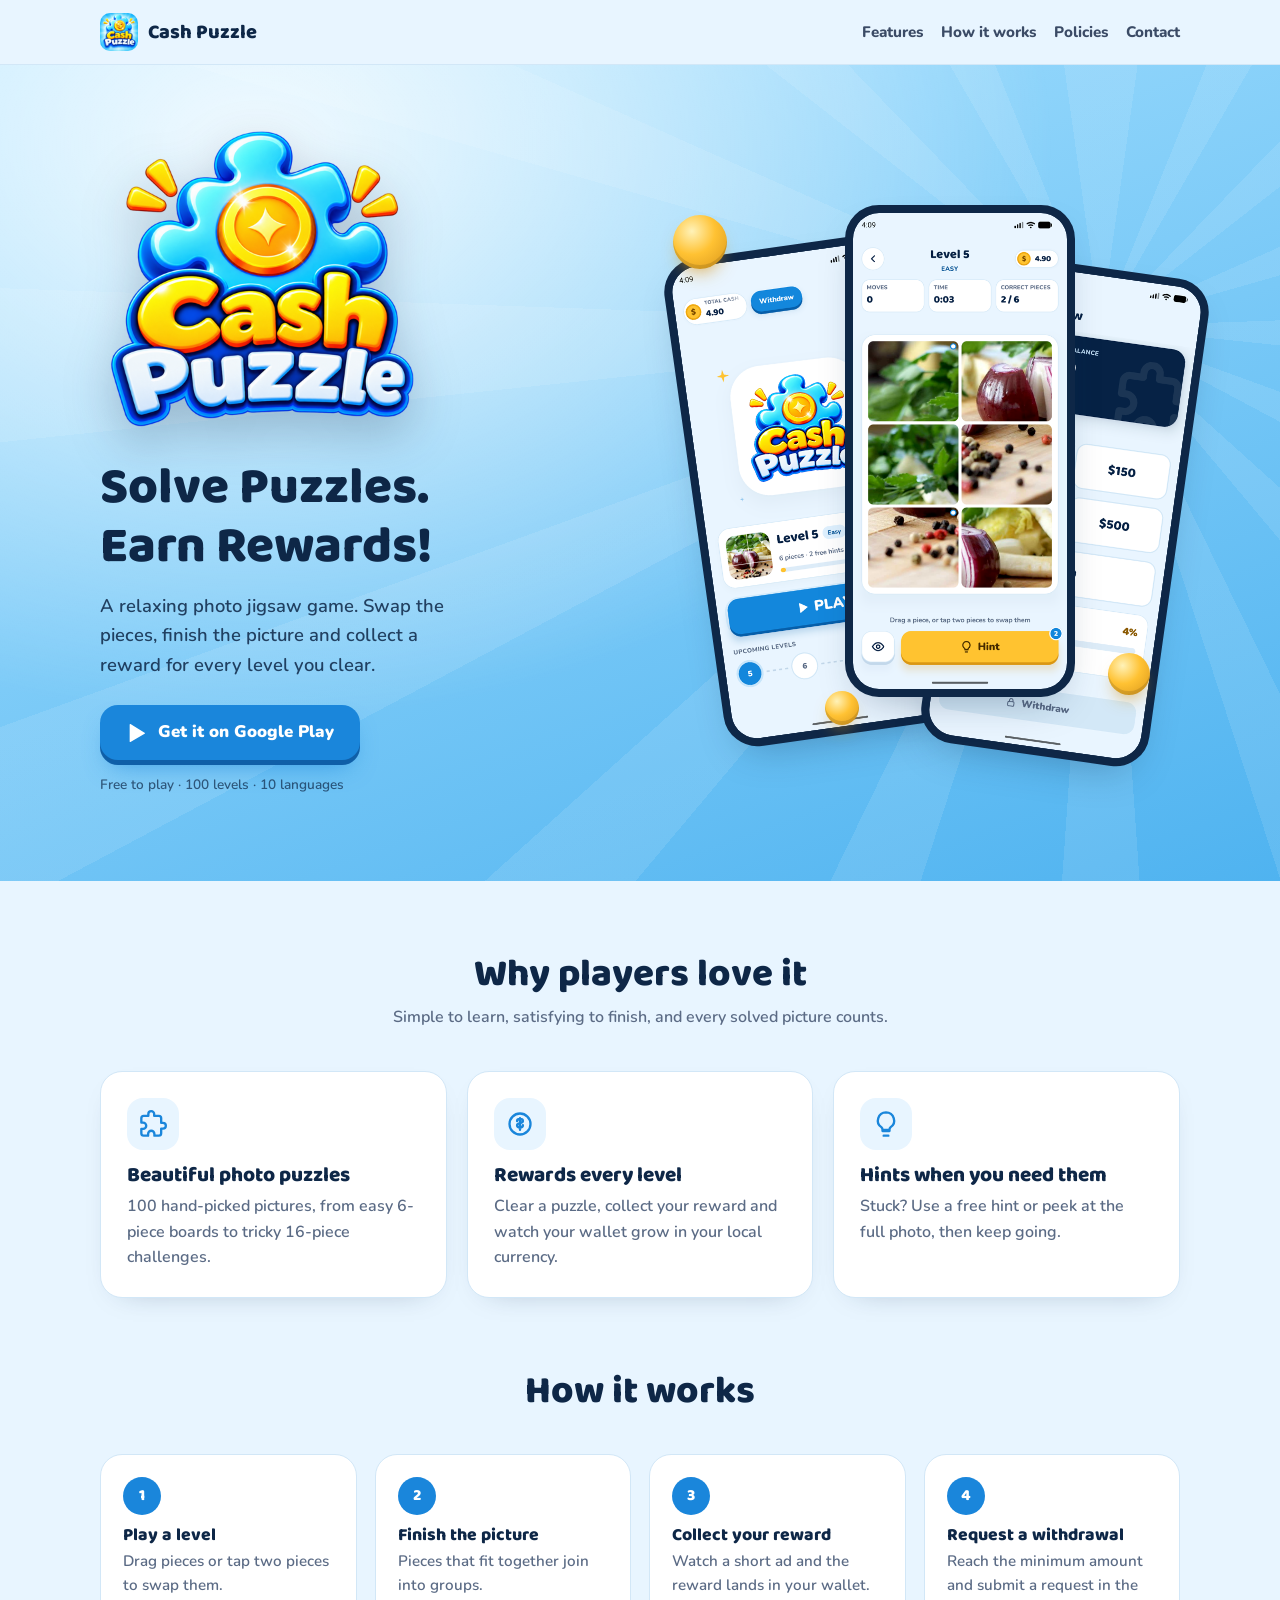
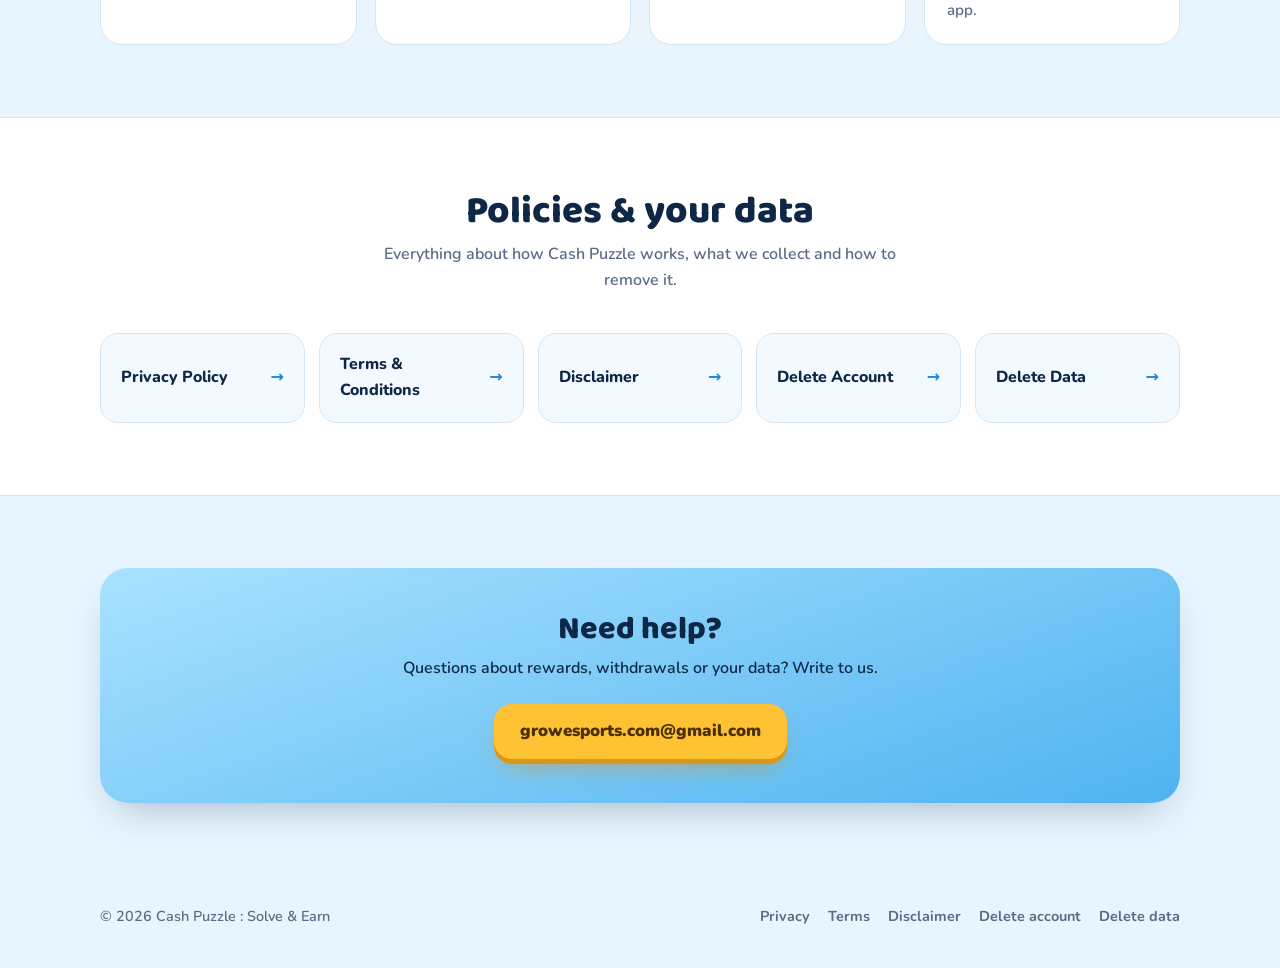
<file: index.html>
<!doctype html>
<html lang="en">
<head>
  <meta charset="utf-8">
  <meta name="viewport" content="width=device-width, initial-scale=1">
  <title>Cash Puzzle : Solve &amp; Earn</title>
  <meta name="description" content="Cash Puzzle is a relaxing photo jigsaw puzzle game. Solve picture puzzles, collect rewards and redeem them.">
  <meta name="theme-color" content="#a9e2ff">
  <link rel="icon" type="image/png" href="assets/favicon.png">
  <link rel="apple-touch-icon" href="assets/icon-192.png">
  <meta property="og:title" content="Cash Puzzle : Solve & Earn">
  <meta property="og:description" content="Solve photo jigsaw puzzles and collect rewards.">
  <meta property="og:image" content="assets/icon-192.png">
  <link rel="preconnect" href="https://fonts.googleapis.com">
  <link rel="preconnect" href="https://fonts.gstatic.com" crossorigin>
  <link href="https://fonts.googleapis.com/css2?family=Baloo+2:wght@700;800&family=Nunito:wght@600;700;800;900&display=swap" rel="stylesheet">
  <link rel="stylesheet" href="style.css">
</head>
<body>

<header class="topbar">
  <div class="wrap">
    <a class="brand" href="./"><img src="assets/icon-192.png" alt=""><span>Cash Puzzle</span></a>
    <nav>
      <a href="#features">Features</a>
      <a href="#how">How it works</a>
      <a href="#legal">Policies</a>
      <a href="#contact">Contact</a>
    </nav>
  </div>
</header>

<main>
  <section class="hero">
    <div class="wrap">
      <div>
        <img class="hero-logo" src="assets/logo.png" alt="Cash Puzzle logo">
        <h1>Solve Puzzles.<br>Earn Rewards!</h1>
        <p class="lead">A relaxing photo jigsaw game. Swap the pieces, finish the picture and collect a reward for every level you clear.</p>
        <div class="hero-cta">
          <a class="btn" href="https://play.google.com/store/apps/details?id=com.cashpuzzle.solveearn">
            <svg viewBox="0 0 24 24" fill="currentColor" aria-hidden="true"><path d="M4 2.8v18.4c0 .5.5.8.9.6l15.4-8.9a.7.7 0 0 0 0-1.2L4.9 2.2c-.4-.2-.9.1-.9.6z"/></svg>
            Get it on Google Play
          </a>
        </div>
        <p class="hero-note">Free to play · 100 levels · 10 languages</p>
      </div>

      <div class="phones" aria-hidden="true">
        <span class="coin c1"></span><span class="coin c2"></span><span class="coin c3"></span>
        <div class="phone p1"><img src="assets/shot-home.png" alt=""></div>
        <div class="phone p2"><img src="assets/shot-game.png" alt=""></div>
        <div class="phone p3"><img src="assets/shot-withdraw.png" alt=""></div>
      </div>
    </div>
  </section>

  <section id="features">
    <div class="wrap">
      <div class="section-title">
        <h2>Why players love it</h2>
        <p>Simple to learn, satisfying to finish, and every solved picture counts.</p>
      </div>
      <div class="cards">
        <div class="card">
          <div class="ic"><svg viewBox="0 0 24 24" fill="none" stroke="currentColor" stroke-width="2" stroke-linejoin="round"><path d="M20.5 11H19V7a2 2 0 0 0-2-2h-4V3.5a2.5 2.5 0 0 0-5 0V5H4a2 2 0 0 0-2 2v3.8h1.5a2.7 2.7 0 0 1 0 5.4H2V20a2 2 0 0 0 2 2h3.8v-1.5a2.7 2.7 0 0 1 5.4 0V22H17a2 2 0 0 0 2-2v-4h1.5a2.5 2.5 0 0 0 0-5z"/></svg></div>
          <h3>Beautiful photo puzzles</h3>
          <p>100 hand-picked pictures, from easy 6-piece boards to tricky 16-piece challenges.</p>
        </div>
        <div class="card">
          <div class="ic"><svg viewBox="0 0 24 24" fill="none" stroke="currentColor" stroke-width="2" stroke-linecap="round"><circle cx="12" cy="12" r="9"/><path d="M12 7v10M9.5 9.5c0-1 1-1.8 2.5-1.8s2.5.7 2.5 1.8-1 1.5-2.5 1.8-2.5.8-2.5 1.8 1 1.9 2.5 1.9 2.5-.8 2.5-1.9"/></svg></div>
          <h3>Rewards every level</h3>
          <p>Clear a puzzle, collect your reward and watch your wallet grow in your local currency.</p>
        </div>
        <div class="card">
          <div class="ic"><svg viewBox="0 0 24 24" fill="none" stroke="currentColor" stroke-width="2" stroke-linecap="round"><path d="M9 18h6M10 22h4M12 2a7 7 0 0 0-4 12.7c.6.5 1 1.3 1 2.1V17h6v-.2c0-.8.4-1.6 1-2.1A7 7 0 0 0 12 2z"/></svg></div>
          <h3>Hints when you need them</h3>
          <p>Stuck? Use a free hint or peek at the full photo, then keep going.</p>
        </div>
      </div>
    </div>
  </section>

  <section id="how" style="padding-top:0">
    <div class="wrap">
      <div class="section-title">
        <h2>How it works</h2>
      </div>
      <div class="steps">
        <div class="step"><h3>Play a level</h3><p>Drag pieces or tap two pieces to swap them.</p></div>
        <div class="step"><h3>Finish the picture</h3><p>Pieces that fit together join into groups.</p></div>
        <div class="step"><h3>Collect your reward</h3><p>Watch a short ad and the reward lands in your wallet.</p></div>
        <div class="step"><h3>Request a withdrawal</h3><p>Reach the minimum amount and submit a request in the app.</p></div>
      </div>
    </div>
  </section>

  <section id="legal" class="legal-band">
    <div class="wrap">
      <div class="section-title">
        <h2>Policies &amp; your data</h2>
        <p>Everything about how Cash Puzzle works, what we collect and how to remove it.</p>
      </div>
      <div class="legal-links">
        <a href="privacy-policy.html">Privacy Policy <span>→</span></a>
        <a href="terms.html">Terms &amp; Conditions <span>→</span></a>
        <a href="disclaimer.html">Disclaimer <span>→</span></a>
        <a href="delete-account.html">Delete Account <span>→</span></a>
        <a href="delete-data.html">Delete Data <span>→</span></a>
      </div>
    </div>
  </section>

  <section id="contact">
    <div class="wrap">
      <div class="contact-box">
        <h2>Need help?</h2>
        <p>Questions about rewards, withdrawals or your data? Write to us.</p>
        <a class="btn gold" href="mailto:growesports.com@gmail.com">growesports.com@gmail.com</a>
      </div>
    </div>
  </section>
</main>

<footer>
  <div class="wrap">
    <span>© 2026 Cash Puzzle : Solve &amp; Earn</span>
    <nav>
      <a href="privacy-policy.html">Privacy</a>
      <a href="terms.html">Terms</a>
      <a href="disclaimer.html">Disclaimer</a>
      <a href="delete-account.html">Delete account</a>
      <a href="delete-data.html">Delete data</a>
    </nav>
  </div>
</footer>

</body>
</html>
</file>
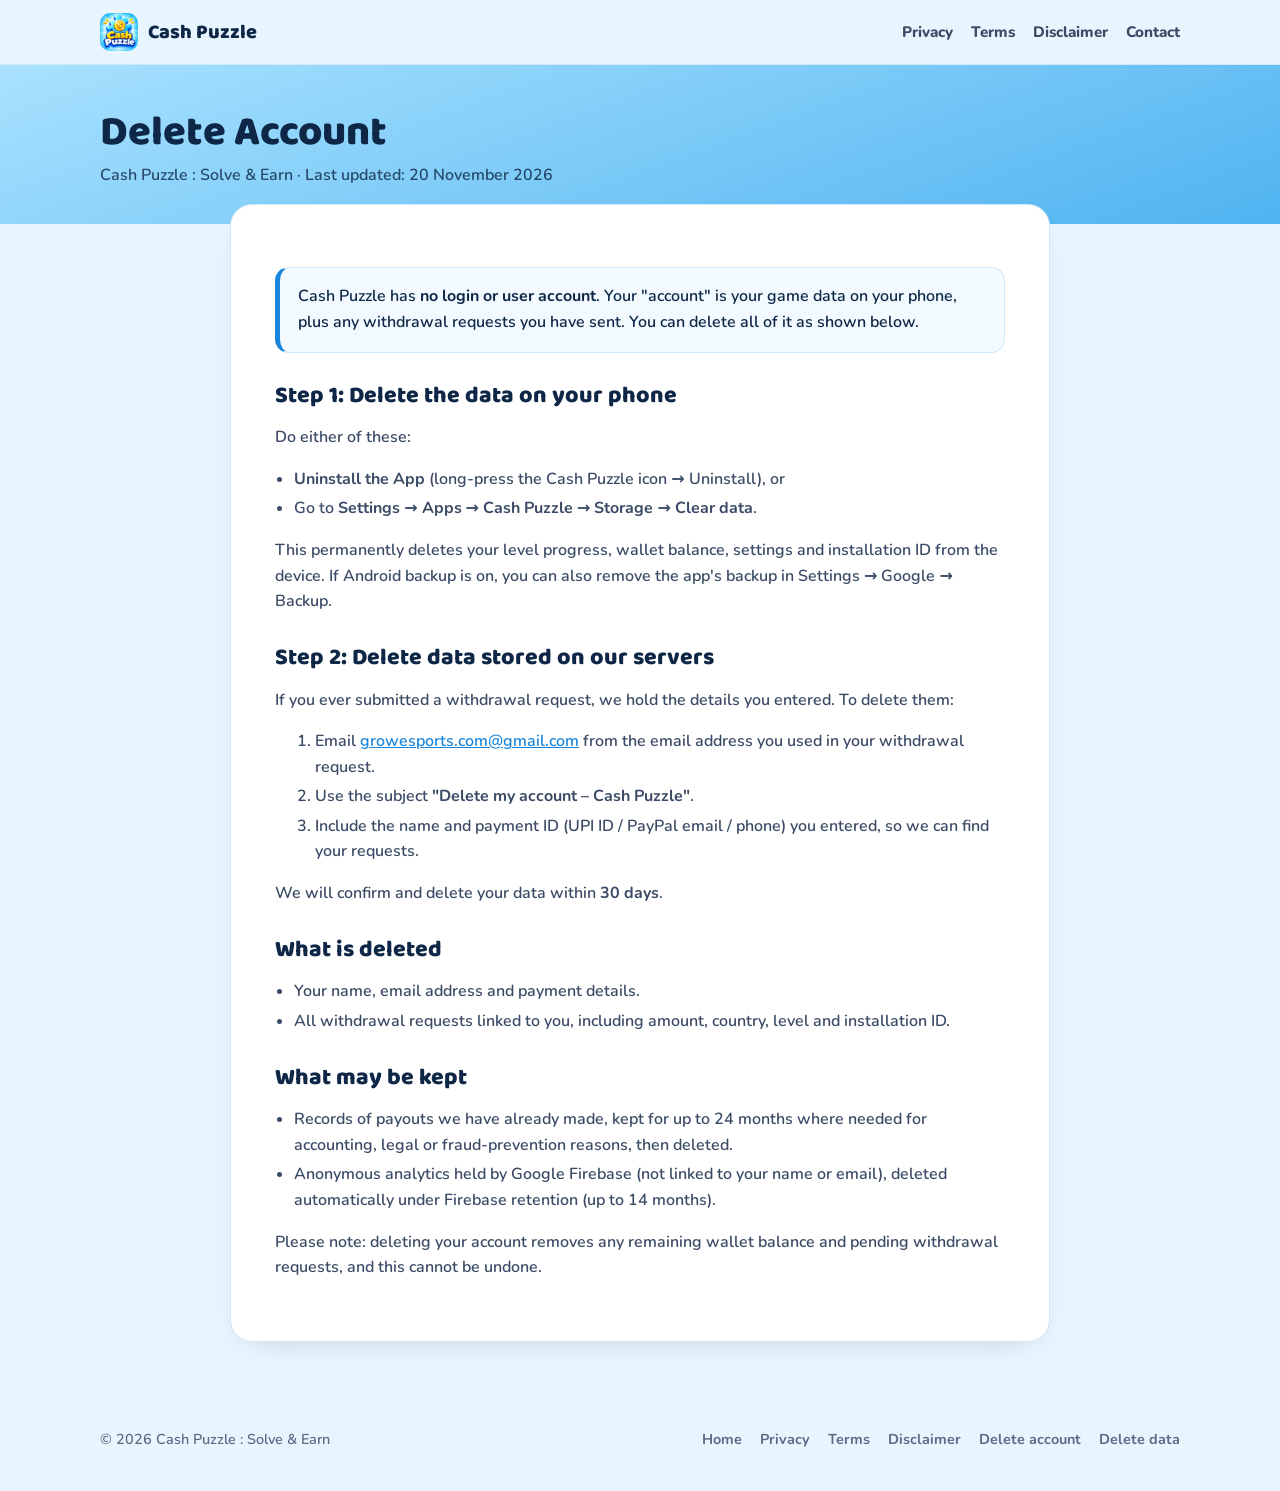
<file: delete-account.html>
<!doctype html>
<html lang="en">
<head>
  <meta charset="utf-8">
  <meta name="viewport" content="width=device-width, initial-scale=1">
  <title>Delete Account · Cash Puzzle</title>
  <meta name="description" content="How to delete your Cash Puzzle account and data.">
  <meta name="theme-color" content="#a9e2ff">
  <link rel="icon" type="image/png" href="assets/favicon.png">
  <link rel="preconnect" href="https://fonts.googleapis.com">
  <link rel="preconnect" href="https://fonts.gstatic.com" crossorigin>
  <link href="https://fonts.googleapis.com/css2?family=Baloo+2:wght@700;800&family=Nunito:wght@600;700;800;900&display=swap" rel="stylesheet">
  <link rel="stylesheet" href="style.css">
</head>
<body>
<header class="topbar">
  <div class="wrap">
    <a class="brand" href="./"><img src="assets/icon-192.png" alt=""><span>Cash Puzzle</span></a>
    <nav>
      <a href="privacy-policy.html">Privacy</a>
      <a href="terms.html">Terms</a>
      <a href="disclaimer.html">Disclaimer</a>
      <a href="./#contact">Contact</a>
    </nav>
  </div>
</header>
<main>
  <div class="doc-hero"><div class="wrap"><h1>Delete Account</h1><p>Cash Puzzle : Solve &amp; Earn · Last updated: 20 November 2026</p></div></div>
  <div class="wrap"><article class="doc">

<div class="callout">Cash Puzzle has <strong>no login or user account</strong>. Your "account" is your game data on your phone, plus any withdrawal requests you have sent. You can delete all of it as shown below.</div>

<h2>Step 1: Delete the data on your phone</h2>
<p>Do either of these:</p>
<ul>
  <li><strong>Uninstall the App</strong> (long-press the Cash Puzzle icon → Uninstall), or</li>
  <li>Go to <strong>Settings → Apps → Cash Puzzle → Storage → Clear data</strong>.</li>
</ul>
<p>This permanently deletes your level progress, wallet balance, settings and installation ID from the device. If Android backup is on, you can also remove the app's backup in Settings → Google → Backup.</p>

<h2>Step 2: Delete data stored on our servers</h2>
<p>If you ever submitted a withdrawal request, we hold the details you entered. To delete them:</p>
<ol>
  <li>Email <a href="mailto:growesports.com@gmail.com">growesports.com@gmail.com</a> from the email address you used in your withdrawal request.</li>
  <li>Use the subject <strong>"Delete my account – Cash Puzzle"</strong>.</li>
  <li>Include the name and payment ID (UPI ID / PayPal email / phone) you entered, so we can find your requests.</li>
</ol>
<p>We will confirm and delete your data within <strong>30 days</strong>.</p>

<h2>What is deleted</h2>
<ul>
  <li>Your name, email address and payment details.</li>
  <li>All withdrawal requests linked to you, including amount, country, level and installation ID.</li>
</ul>

<h2>What may be kept</h2>
<ul>
  <li>Records of payouts we have already made, kept for up to 24 months where needed for accounting, legal or fraud-prevention reasons, then deleted.</li>
  <li>Anonymous analytics held by Google Firebase (not linked to your name or email), deleted automatically under Firebase retention (up to 14 months).</li>
</ul>
<p>Please note: deleting your account removes any remaining wallet balance and pending withdrawal requests, and this cannot be undone.</p>

  </article></div>
</main>
<footer>
  <div class="wrap">
    <span>© 2026 Cash Puzzle : Solve &amp; Earn</span>
    <nav>
      <a href="./">Home</a>
      <a href="privacy-policy.html">Privacy</a>
      <a href="terms.html">Terms</a>
      <a href="disclaimer.html">Disclaimer</a>
      <a href="delete-account.html">Delete account</a>
      <a href="delete-data.html">Delete data</a>
    </nav>
  </div>
</footer>
</body>
</html>
</file>
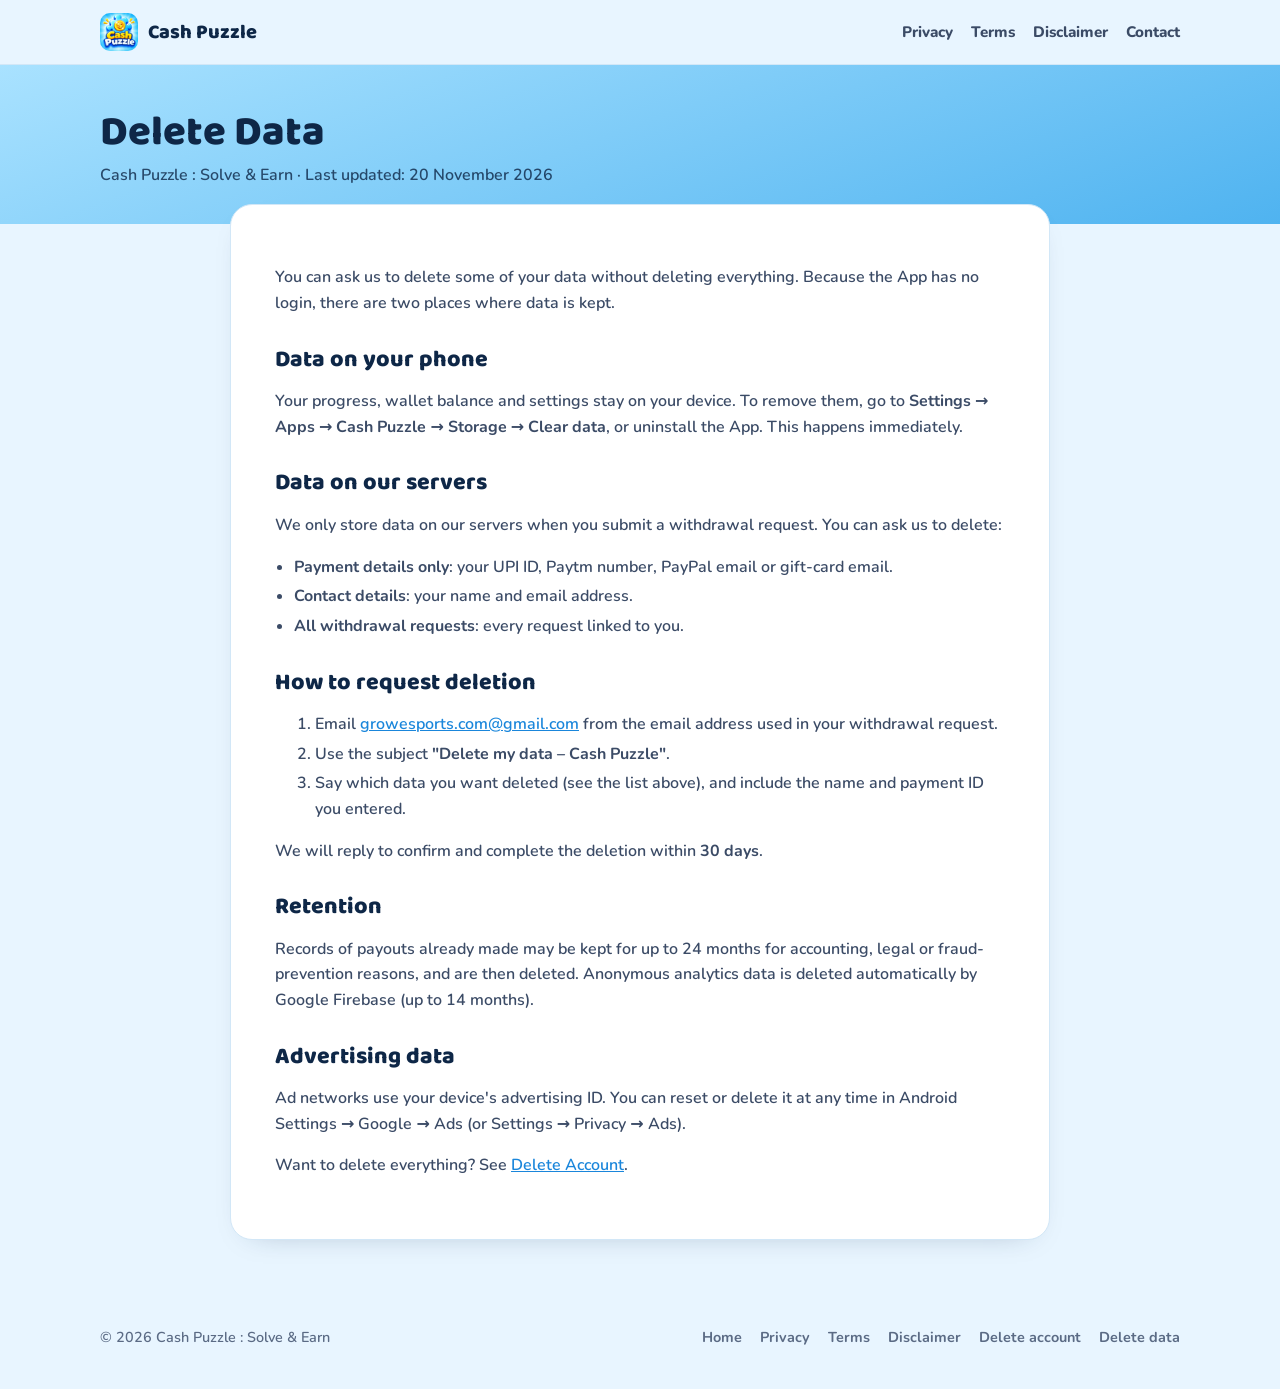
<file: delete-data.html>
<!doctype html>
<html lang="en">
<head>
  <meta charset="utf-8">
  <meta name="viewport" content="width=device-width, initial-scale=1">
  <title>Delete Data · Cash Puzzle</title>
  <meta name="description" content="Request deletion of some or all of your Cash Puzzle data.">
  <meta name="theme-color" content="#a9e2ff">
  <link rel="icon" type="image/png" href="assets/favicon.png">
  <link rel="preconnect" href="https://fonts.googleapis.com">
  <link rel="preconnect" href="https://fonts.gstatic.com" crossorigin>
  <link href="https://fonts.googleapis.com/css2?family=Baloo+2:wght@700;800&family=Nunito:wght@600;700;800;900&display=swap" rel="stylesheet">
  <link rel="stylesheet" href="style.css">
</head>
<body>
<header class="topbar">
  <div class="wrap">
    <a class="brand" href="./"><img src="assets/icon-192.png" alt=""><span>Cash Puzzle</span></a>
    <nav>
      <a href="privacy-policy.html">Privacy</a>
      <a href="terms.html">Terms</a>
      <a href="disclaimer.html">Disclaimer</a>
      <a href="./#contact">Contact</a>
    </nav>
  </div>
</header>
<main>
  <div class="doc-hero"><div class="wrap"><h1>Delete Data</h1><p>Cash Puzzle : Solve &amp; Earn · Last updated: 20 November 2026</p></div></div>
  <div class="wrap"><article class="doc">

<p>You can ask us to delete some of your data without deleting everything. Because the App has no login, there are two places where data is kept.</p>

<h2>Data on your phone</h2>
<p>Your progress, wallet balance and settings stay on your device. To remove them, go to <strong>Settings → Apps → Cash Puzzle → Storage → Clear data</strong>, or uninstall the App. This happens immediately.</p>

<h2>Data on our servers</h2>
<p>We only store data on our servers when you submit a withdrawal request. You can ask us to delete:</p>
<ul>
  <li><strong>Payment details only</strong>: your UPI ID, Paytm number, PayPal email or gift-card email.</li>
  <li><strong>Contact details</strong>: your name and email address.</li>
  <li><strong>All withdrawal requests</strong>: every request linked to you.</li>
</ul>

<h2>How to request deletion</h2>
<ol>
  <li>Email <a href="mailto:growesports.com@gmail.com">growesports.com@gmail.com</a> from the email address used in your withdrawal request.</li>
  <li>Use the subject <strong>"Delete my data – Cash Puzzle"</strong>.</li>
  <li>Say which data you want deleted (see the list above), and include the name and payment ID you entered.</li>
</ol>
<p>We will reply to confirm and complete the deletion within <strong>30 days</strong>.</p>

<h2>Retention</h2>
<p>Records of payouts already made may be kept for up to 24 months for accounting, legal or fraud-prevention reasons, and are then deleted. Anonymous analytics data is deleted automatically by Google Firebase (up to 14 months).</p>

<h2>Advertising data</h2>
<p>Ad networks use your device's advertising ID. You can reset or delete it at any time in Android Settings → Google → Ads (or Settings → Privacy → Ads).</p>

<p>Want to delete everything? See <a href="delete-account.html">Delete Account</a>.</p>

  </article></div>
</main>
<footer>
  <div class="wrap">
    <span>© 2026 Cash Puzzle : Solve &amp; Earn</span>
    <nav>
      <a href="./">Home</a>
      <a href="privacy-policy.html">Privacy</a>
      <a href="terms.html">Terms</a>
      <a href="disclaimer.html">Disclaimer</a>
      <a href="delete-account.html">Delete account</a>
      <a href="delete-data.html">Delete data</a>
    </nav>
  </div>
</footer>
</body>
</html>
</file>
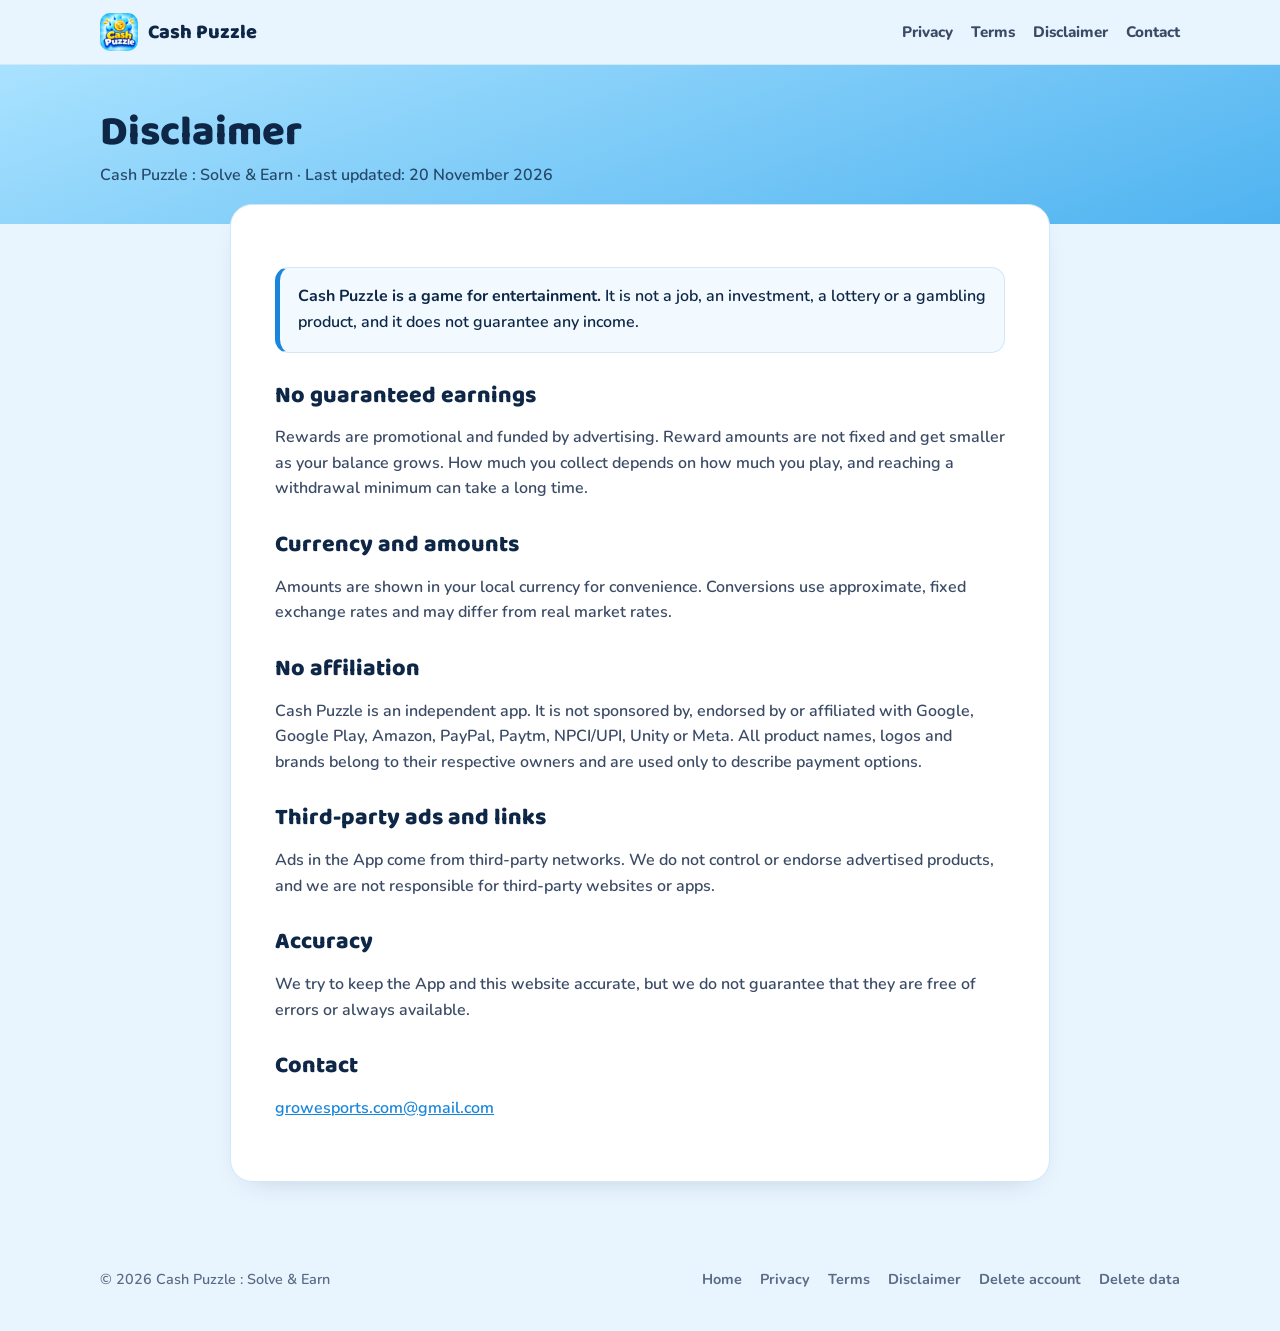
<file: disclaimer.html>
<!doctype html>
<html lang="en">
<head>
  <meta charset="utf-8">
  <meta name="viewport" content="width=device-width, initial-scale=1">
  <title>Disclaimer · Cash Puzzle</title>
  <meta name="description" content="Important information about Cash Puzzle rewards.">
  <meta name="theme-color" content="#a9e2ff">
  <link rel="icon" type="image/png" href="assets/favicon.png">
  <link rel="preconnect" href="https://fonts.googleapis.com">
  <link rel="preconnect" href="https://fonts.gstatic.com" crossorigin>
  <link href="https://fonts.googleapis.com/css2?family=Baloo+2:wght@700;800&family=Nunito:wght@600;700;800;900&display=swap" rel="stylesheet">
  <link rel="stylesheet" href="style.css">
</head>
<body>
<header class="topbar">
  <div class="wrap">
    <a class="brand" href="./"><img src="assets/icon-192.png" alt=""><span>Cash Puzzle</span></a>
    <nav>
      <a href="privacy-policy.html">Privacy</a>
      <a href="terms.html">Terms</a>
      <a href="disclaimer.html">Disclaimer</a>
      <a href="./#contact">Contact</a>
    </nav>
  </div>
</header>
<main>
  <div class="doc-hero"><div class="wrap"><h1>Disclaimer</h1><p>Cash Puzzle : Solve &amp; Earn · Last updated: 20 November 2026</p></div></div>
  <div class="wrap"><article class="doc">

<div class="callout"><strong>Cash Puzzle is a game for entertainment.</strong> It is not a job, an investment, a lottery or a gambling product, and it does not guarantee any income.</div>

<h2>No guaranteed earnings</h2>
<p>Rewards are promotional and funded by advertising. Reward amounts are not fixed and get smaller as your balance grows. How much you collect depends on how much you play, and reaching a withdrawal minimum can take a long time.</p>

<h2>Currency and amounts</h2>
<p>Amounts are shown in your local currency for convenience. Conversions use approximate, fixed exchange rates and may differ from real market rates.</p>

<h2>No affiliation</h2>
<p>Cash Puzzle is an independent app. It is not sponsored by, endorsed by or affiliated with Google, Google Play, Amazon, PayPal, Paytm, NPCI/UPI, Unity or Meta. All product names, logos and brands belong to their respective owners and are used only to describe payment options.</p>

<h2>Third-party ads and links</h2>
<p>Ads in the App come from third-party networks. We do not control or endorse advertised products, and we are not responsible for third-party websites or apps.</p>

<h2>Accuracy</h2>
<p>We try to keep the App and this website accurate, but we do not guarantee that they are free of errors or always available.</p>

<h2>Contact</h2>
<p><a href="mailto:growesports.com@gmail.com">growesports.com@gmail.com</a></p>

  </article></div>
</main>
<footer>
  <div class="wrap">
    <span>© 2026 Cash Puzzle : Solve &amp; Earn</span>
    <nav>
      <a href="./">Home</a>
      <a href="privacy-policy.html">Privacy</a>
      <a href="terms.html">Terms</a>
      <a href="disclaimer.html">Disclaimer</a>
      <a href="delete-account.html">Delete account</a>
      <a href="delete-data.html">Delete data</a>
    </nav>
  </div>
</footer>
</body>
</html>
</file>
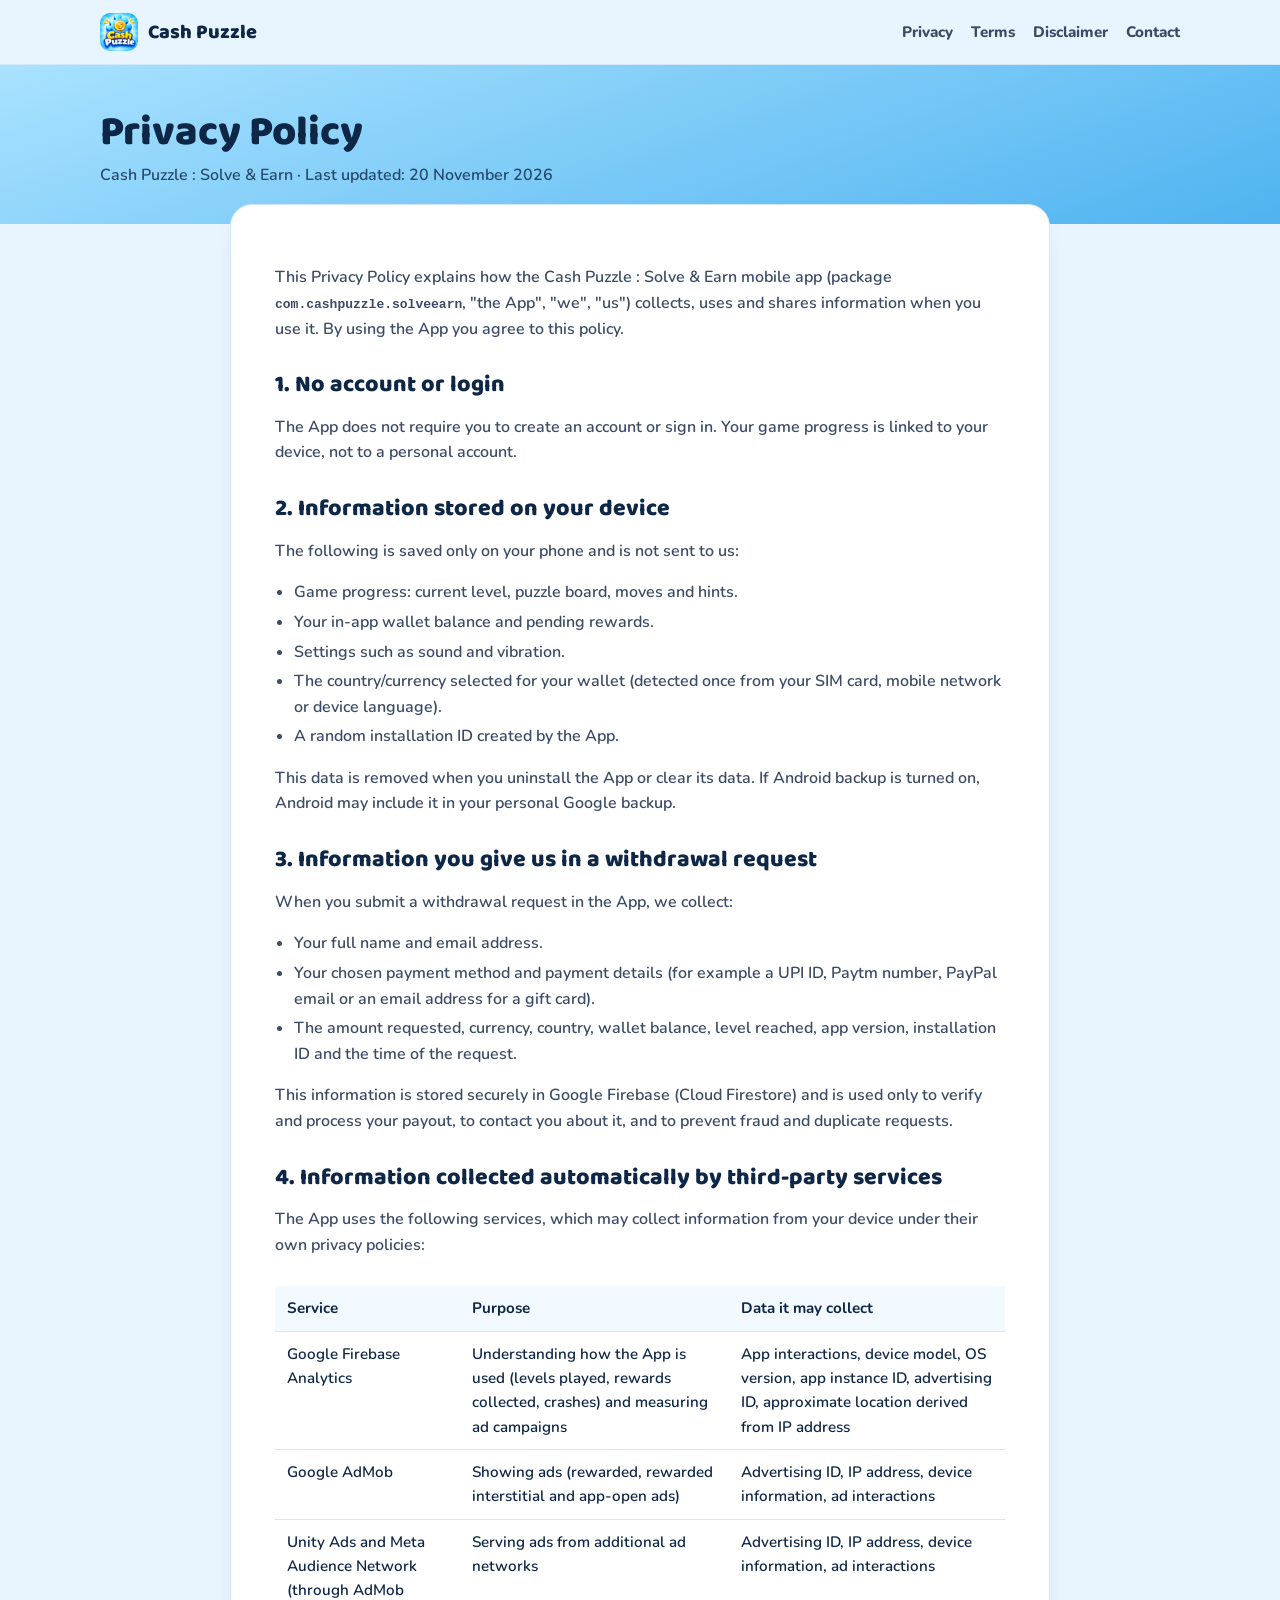
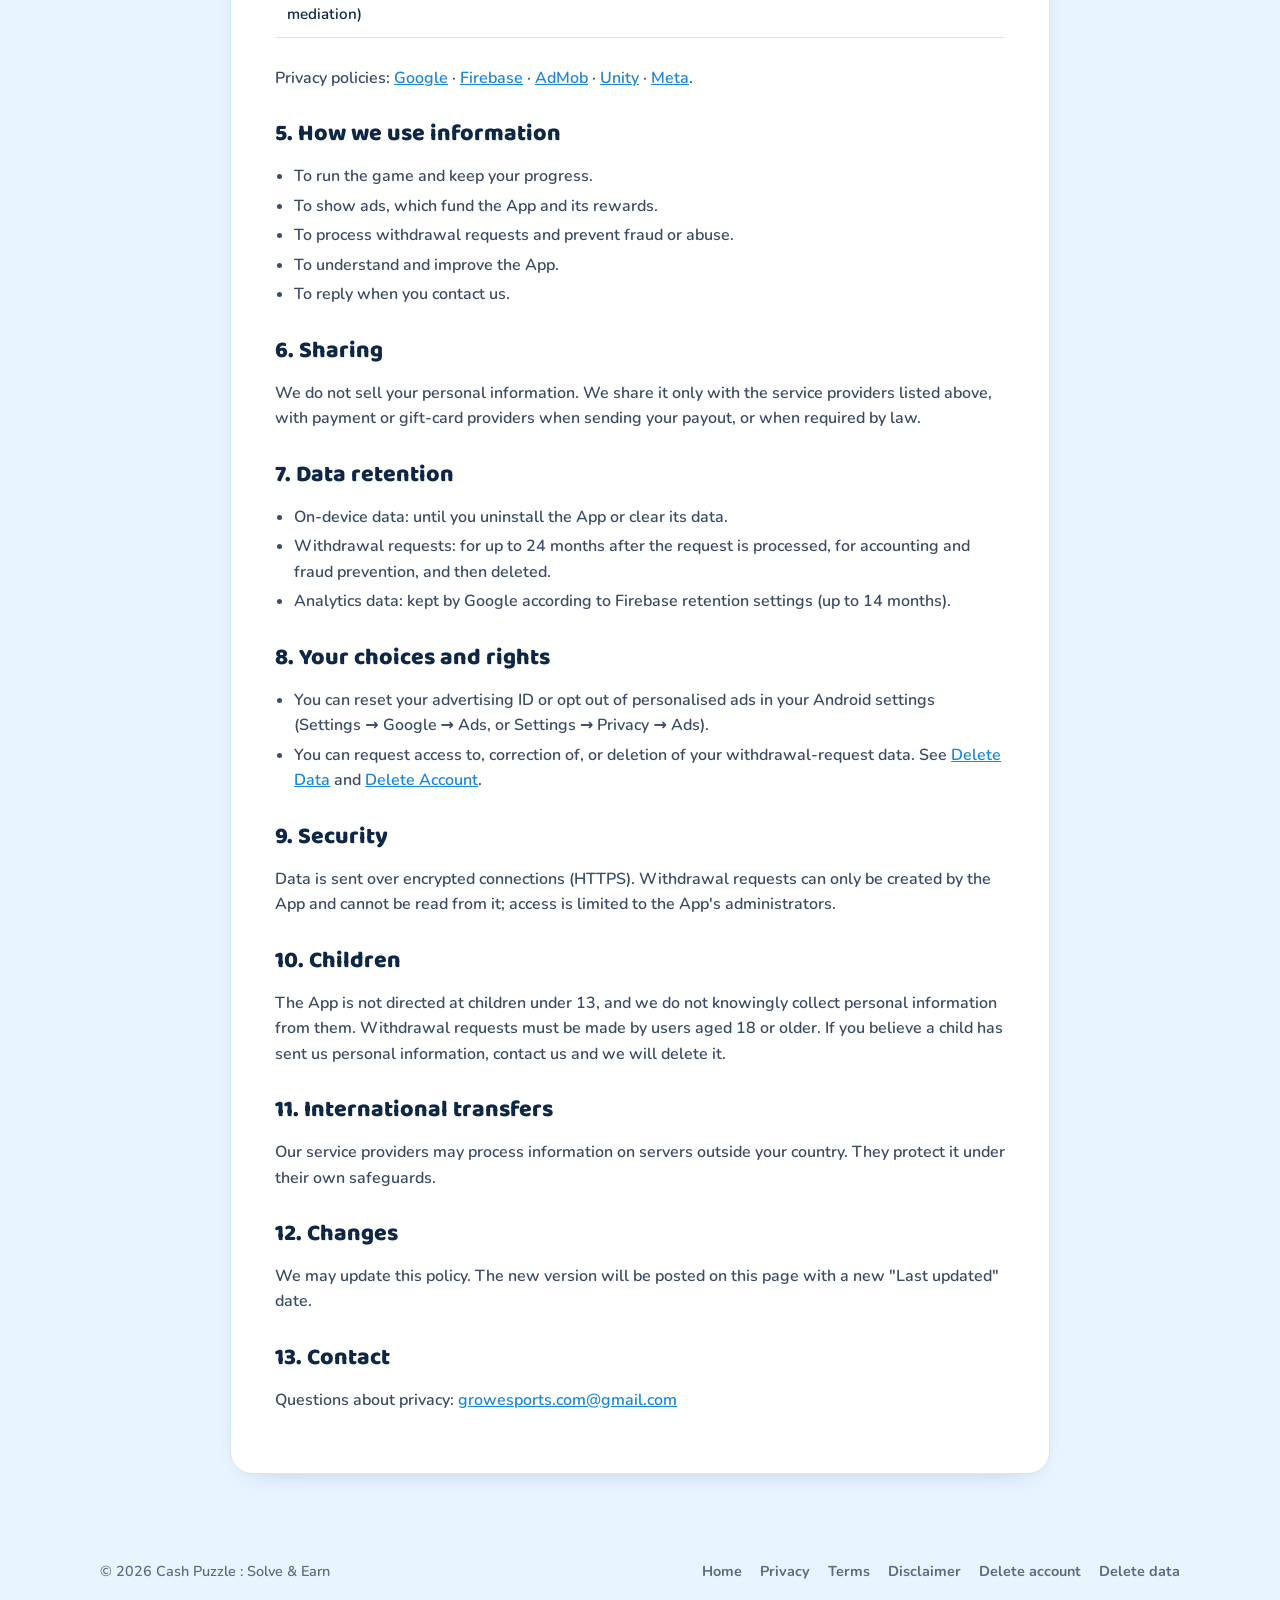
<file: privacy-policy.html>
<!doctype html>
<html lang="en">
<head>
  <meta charset="utf-8">
  <meta name="viewport" content="width=device-width, initial-scale=1">
  <title>Privacy Policy · Cash Puzzle</title>
  <meta name="description" content="How Cash Puzzle collects, uses and protects your information.">
  <meta name="theme-color" content="#a9e2ff">
  <link rel="icon" type="image/png" href="assets/favicon.png">
  <link rel="preconnect" href="https://fonts.googleapis.com">
  <link rel="preconnect" href="https://fonts.gstatic.com" crossorigin>
  <link href="https://fonts.googleapis.com/css2?family=Baloo+2:wght@700;800&family=Nunito:wght@600;700;800;900&display=swap" rel="stylesheet">
  <link rel="stylesheet" href="style.css">
</head>
<body>
<header class="topbar">
  <div class="wrap">
    <a class="brand" href="./"><img src="assets/icon-192.png" alt=""><span>Cash Puzzle</span></a>
    <nav>
      <a href="privacy-policy.html">Privacy</a>
      <a href="terms.html">Terms</a>
      <a href="disclaimer.html">Disclaimer</a>
      <a href="./#contact">Contact</a>
    </nav>
  </div>
</header>
<main>
  <div class="doc-hero"><div class="wrap"><h1>Privacy Policy</h1><p>Cash Puzzle : Solve &amp; Earn · Last updated: 20 November 2026</p></div></div>
  <div class="wrap"><article class="doc">

<p>This Privacy Policy explains how the Cash Puzzle : Solve &amp; Earn mobile app (package <code>com.cashpuzzle.solveearn</code>, "the App", "we", "us") collects, uses and shares information when you use it. By using the App you agree to this policy.</p>

<h2>1. No account or login</h2>
<p>The App does not require you to create an account or sign in. Your game progress is linked to your device, not to a personal account.</p>

<h2>2. Information stored on your device</h2>
<p>The following is saved only on your phone and is not sent to us:</p>
<ul>
  <li>Game progress: current level, puzzle board, moves and hints.</li>
  <li>Your in-app wallet balance and pending rewards.</li>
  <li>Settings such as sound and vibration.</li>
  <li>The country/currency selected for your wallet (detected once from your SIM card, mobile network or device language).</li>
  <li>A random installation ID created by the App.</li>
</ul>
<p>This data is removed when you uninstall the App or clear its data. If Android backup is turned on, Android may include it in your personal Google backup.</p>

<h2>3. Information you give us in a withdrawal request</h2>
<p>When you submit a withdrawal request in the App, we collect:</p>
<ul>
  <li>Your full name and email address.</li>
  <li>Your chosen payment method and payment details (for example a UPI ID, Paytm number, PayPal email or an email address for a gift card).</li>
  <li>The amount requested, currency, country, wallet balance, level reached, app version, installation ID and the time of the request.</li>
</ul>
<p>This information is stored securely in Google Firebase (Cloud Firestore) and is used only to verify and process your payout, to contact you about it, and to prevent fraud and duplicate requests.</p>

<h2>4. Information collected automatically by third-party services</h2>
<p>The App uses the following services, which may collect information from your device under their own privacy policies:</p>
<div class="table-scroll"><table>
  <tr><th>Service</th><th>Purpose</th><th>Data it may collect</th></tr>
  <tr><td>Google Firebase Analytics</td><td>Understanding how the App is used (levels played, rewards collected, crashes) and measuring ad campaigns</td><td>App interactions, device model, OS version, app instance ID, advertising ID, approximate location derived from IP address</td></tr>
  <tr><td>Google AdMob</td><td>Showing ads (rewarded, rewarded interstitial and app-open ads)</td><td>Advertising ID, IP address, device information, ad interactions</td></tr>
  <tr><td>Unity Ads and Meta Audience Network (through AdMob mediation)</td><td>Serving ads from additional ad networks</td><td>Advertising ID, IP address, device information, ad interactions</td></tr>
</table></div>
<p>Privacy policies: <a href="https://policies.google.com/privacy">Google</a> · <a href="https://firebase.google.com/support/privacy">Firebase</a> · <a href="https://support.google.com/admob/answer/6128543">AdMob</a> · <a href="https://unity.com/legal/privacy-policy">Unity</a> · <a href="https://www.facebook.com/privacy/policy/">Meta</a>.</p>

<h2>5. How we use information</h2>
<ul>
  <li>To run the game and keep your progress.</li>
  <li>To show ads, which fund the App and its rewards.</li>
  <li>To process withdrawal requests and prevent fraud or abuse.</li>
  <li>To understand and improve the App.</li>
  <li>To reply when you contact us.</li>
</ul>

<h2>6. Sharing</h2>
<p>We do not sell your personal information. We share it only with the service providers listed above, with payment or gift-card providers when sending your payout, or when required by law.</p>

<h2>7. Data retention</h2>
<ul>
  <li>On-device data: until you uninstall the App or clear its data.</li>
  <li>Withdrawal requests: for up to 24 months after the request is processed, for accounting and fraud prevention, and then deleted.</li>
  <li>Analytics data: kept by Google according to Firebase retention settings (up to 14 months).</li>
</ul>

<h2>8. Your choices and rights</h2>
<ul>
  <li>You can reset your advertising ID or opt out of personalised ads in your Android settings (Settings → Google → Ads, or Settings → Privacy → Ads).</li>
  <li>You can request access to, correction of, or deletion of your withdrawal-request data. See <a href="delete-data.html">Delete Data</a> and <a href="delete-account.html">Delete Account</a>.</li>
</ul>

<h2>9. Security</h2>
<p>Data is sent over encrypted connections (HTTPS). Withdrawal requests can only be created by the App and cannot be read from it; access is limited to the App's administrators.</p>

<h2>10. Children</h2>
<p>The App is not directed at children under 13, and we do not knowingly collect personal information from them. Withdrawal requests must be made by users aged 18 or older. If you believe a child has sent us personal information, contact us and we will delete it.</p>

<h2>11. International transfers</h2>
<p>Our service providers may process information on servers outside your country. They protect it under their own safeguards.</p>

<h2>12. Changes</h2>
<p>We may update this policy. The new version will be posted on this page with a new "Last updated" date.</p>

<h2>13. Contact</h2>
<p>Questions about privacy: <a href="mailto:growesports.com@gmail.com">growesports.com@gmail.com</a></p>

  </article></div>
</main>
<footer>
  <div class="wrap">
    <span>© 2026 Cash Puzzle : Solve &amp; Earn</span>
    <nav>
      <a href="./">Home</a>
      <a href="privacy-policy.html">Privacy</a>
      <a href="terms.html">Terms</a>
      <a href="disclaimer.html">Disclaimer</a>
      <a href="delete-account.html">Delete account</a>
      <a href="delete-data.html">Delete data</a>
    </nav>
  </div>
</footer>
</body>
</html>
</file>
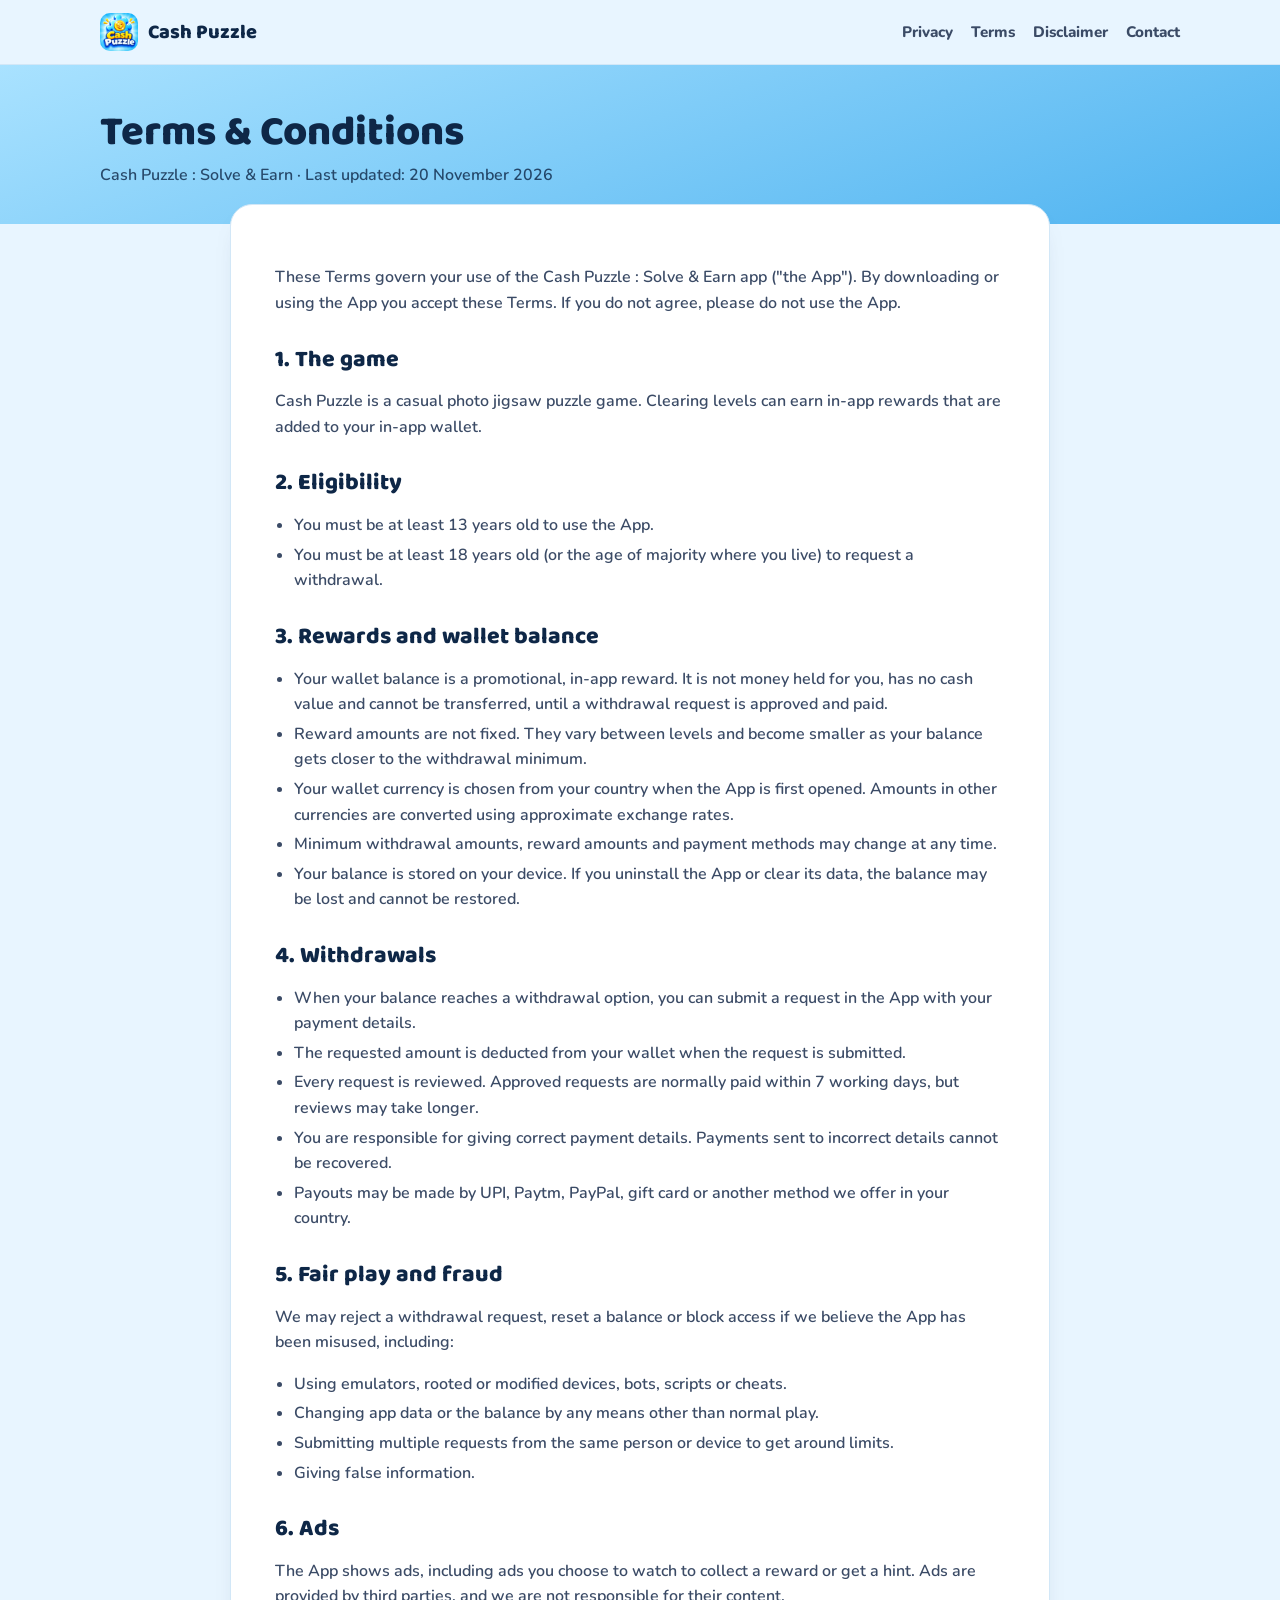
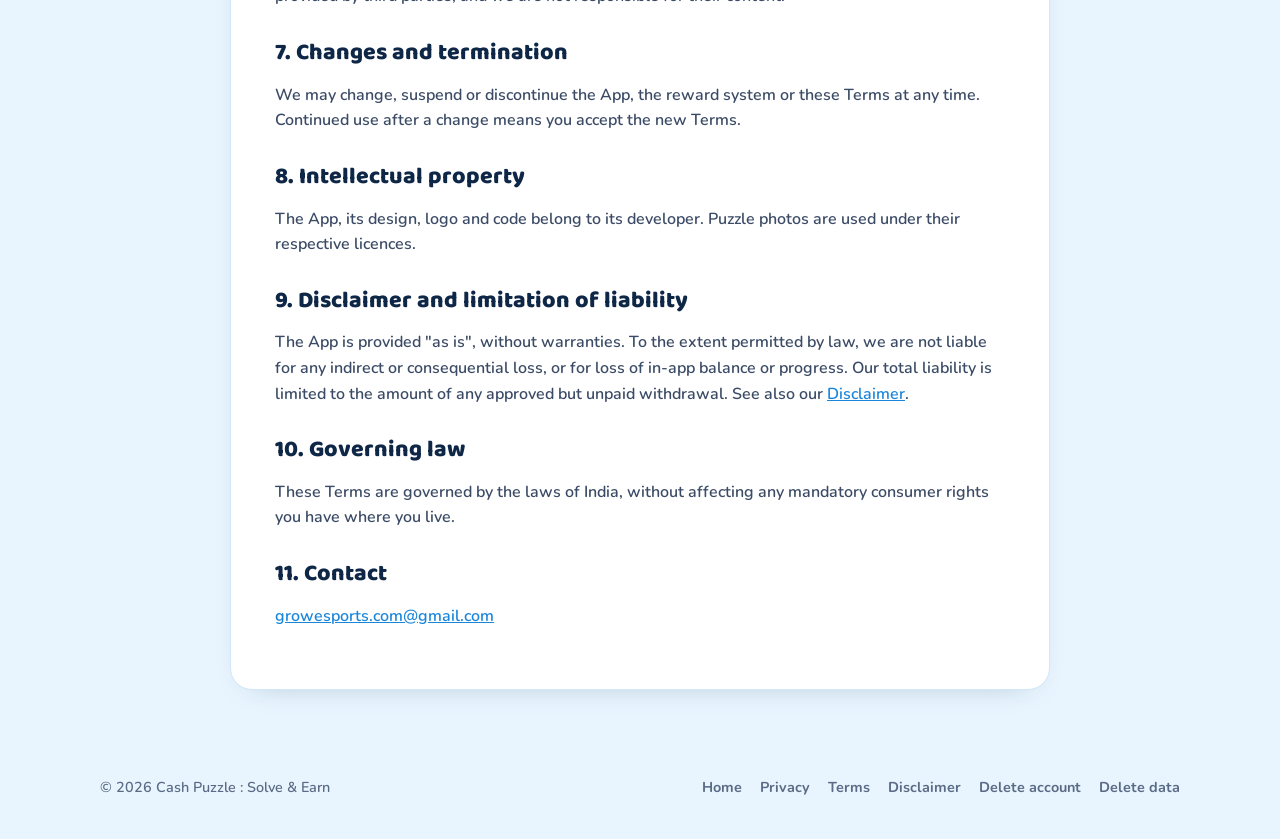
<file: terms.html>
<!doctype html>
<html lang="en">
<head>
  <meta charset="utf-8">
  <meta name="viewport" content="width=device-width, initial-scale=1">
  <title>Terms &amp; Conditions · Cash Puzzle</title>
  <meta name="description" content="The rules for using Cash Puzzle and its rewards.">
  <meta name="theme-color" content="#a9e2ff">
  <link rel="icon" type="image/png" href="assets/favicon.png">
  <link rel="preconnect" href="https://fonts.googleapis.com">
  <link rel="preconnect" href="https://fonts.gstatic.com" crossorigin>
  <link href="https://fonts.googleapis.com/css2?family=Baloo+2:wght@700;800&family=Nunito:wght@600;700;800;900&display=swap" rel="stylesheet">
  <link rel="stylesheet" href="style.css">
</head>
<body>
<header class="topbar">
  <div class="wrap">
    <a class="brand" href="./"><img src="assets/icon-192.png" alt=""><span>Cash Puzzle</span></a>
    <nav>
      <a href="privacy-policy.html">Privacy</a>
      <a href="terms.html">Terms</a>
      <a href="disclaimer.html">Disclaimer</a>
      <a href="./#contact">Contact</a>
    </nav>
  </div>
</header>
<main>
  <div class="doc-hero"><div class="wrap"><h1>Terms &amp; Conditions</h1><p>Cash Puzzle : Solve &amp; Earn · Last updated: 20 November 2026</p></div></div>
  <div class="wrap"><article class="doc">

<p>These Terms govern your use of the Cash Puzzle : Solve &amp; Earn app ("the App"). By downloading or using the App you accept these Terms. If you do not agree, please do not use the App.</p>

<h2>1. The game</h2>
<p>Cash Puzzle is a casual photo jigsaw puzzle game. Clearing levels can earn in-app rewards that are added to your in-app wallet.</p>

<h2>2. Eligibility</h2>
<ul>
  <li>You must be at least 13 years old to use the App.</li>
  <li>You must be at least 18 years old (or the age of majority where you live) to request a withdrawal.</li>
</ul>

<h2>3. Rewards and wallet balance</h2>
<ul>
  <li>Your wallet balance is a promotional, in-app reward. It is not money held for you, has no cash value and cannot be transferred, until a withdrawal request is approved and paid.</li>
  <li>Reward amounts are not fixed. They vary between levels and become smaller as your balance gets closer to the withdrawal minimum.</li>
  <li>Your wallet currency is chosen from your country when the App is first opened. Amounts in other currencies are converted using approximate exchange rates.</li>
  <li>Minimum withdrawal amounts, reward amounts and payment methods may change at any time.</li>
  <li>Your balance is stored on your device. If you uninstall the App or clear its data, the balance may be lost and cannot be restored.</li>
</ul>

<h2>4. Withdrawals</h2>
<ul>
  <li>When your balance reaches a withdrawal option, you can submit a request in the App with your payment details.</li>
  <li>The requested amount is deducted from your wallet when the request is submitted.</li>
  <li>Every request is reviewed. Approved requests are normally paid within 7 working days, but reviews may take longer.</li>
  <li>You are responsible for giving correct payment details. Payments sent to incorrect details cannot be recovered.</li>
  <li>Payouts may be made by UPI, Paytm, PayPal, gift card or another method we offer in your country.</li>
</ul>

<h2>5. Fair play and fraud</h2>
<p>We may reject a withdrawal request, reset a balance or block access if we believe the App has been misused, including:</p>
<ul>
  <li>Using emulators, rooted or modified devices, bots, scripts or cheats.</li>
  <li>Changing app data or the balance by any means other than normal play.</li>
  <li>Submitting multiple requests from the same person or device to get around limits.</li>
  <li>Giving false information.</li>
</ul>

<h2>6. Ads</h2>
<p>The App shows ads, including ads you choose to watch to collect a reward or get a hint. Ads are provided by third parties, and we are not responsible for their content.</p>

<h2>7. Changes and termination</h2>
<p>We may change, suspend or discontinue the App, the reward system or these Terms at any time. Continued use after a change means you accept the new Terms.</p>

<h2>8. Intellectual property</h2>
<p>The App, its design, logo and code belong to its developer. Puzzle photos are used under their respective licences.</p>

<h2>9. Disclaimer and limitation of liability</h2>
<p>The App is provided "as is", without warranties. To the extent permitted by law, we are not liable for any indirect or consequential loss, or for loss of in-app balance or progress. Our total liability is limited to the amount of any approved but unpaid withdrawal. See also our <a href="disclaimer.html">Disclaimer</a>.</p>

<h2>10. Governing law</h2>
<p>These Terms are governed by the laws of India, without affecting any mandatory consumer rights you have where you live.</p>

<h2>11. Contact</h2>
<p><a href="mailto:growesports.com@gmail.com">growesports.com@gmail.com</a></p>

  </article></div>
</main>
<footer>
  <div class="wrap">
    <span>© 2026 Cash Puzzle : Solve &amp; Earn</span>
    <nav>
      <a href="./">Home</a>
      <a href="privacy-policy.html">Privacy</a>
      <a href="terms.html">Terms</a>
      <a href="disclaimer.html">Disclaimer</a>
      <a href="delete-account.html">Delete account</a>
      <a href="delete-data.html">Delete data</a>
    </nav>
  </div>
</footer>
</body>
</html>
</file>
<file: style.css>
:root {
  --sky-50: #f2faff;
  --sky-100: #e8f5ff;
  --sky-200: #cfeaff;
  --sky-300: #a9e2ff;
  --sky-500: #4fb3f0;
  --blue: #1a86db;
  --blue-deep: #0f5fa8;
  --navy: #0e2747;
  --ink-soft: #3b4b66;
  --muted: #5b6b85;
  --gold: #ffc233;
  --gold-deep: #d9961a;
  --white: #ffffff;
  --border: #d2e7f7;
  --radius: 22px;
  --shadow: 0 18px 40px -18px rgba(14, 39, 71, 0.35);
}

* { box-sizing: border-box; }
html { scroll-behavior: smooth; }
body {
  margin: 0;
  font-family: "Nunito", system-ui, -apple-system, "Segoe UI", sans-serif;
  font-weight: 600;
  color: var(--navy);
  background: var(--sky-100);
  line-height: 1.6;
  -webkit-font-smoothing: antialiased;
}
img { max-width: 100%; display: block; }
a { color: var(--blue); }
h1, h2, h3 { font-family: "Baloo 2", "Nunito", sans-serif; line-height: 1.15; margin: 0; }

.wrap { width: min(1080px, 100% - 32px); margin-inline: auto; }

/* ---------- top bar ---------- */
.topbar {
  position: sticky; top: 0; z-index: 10;
  background: rgba(232, 245, 255, 0.85);
  backdrop-filter: blur(10px);
  border-bottom: 1px solid var(--border);
}
.topbar .wrap { display: flex; align-items: center; justify-content: space-between; height: 64px; gap: 12px; }
.brand { display: flex; align-items: center; gap: 10px; text-decoration: none; color: var(--navy); }
.brand img { width: 38px; height: 38px; border-radius: 10px; }
.brand span { font-family: "Baloo 2", sans-serif; font-weight: 800; font-size: 1.25rem; }
.topbar nav { display: flex; gap: 18px; }
.topbar nav a { color: var(--ink-soft); text-decoration: none; font-weight: 800; font-size: 0.95rem; }
.topbar nav a:hover { color: var(--blue); }

/* ---------- buttons ---------- */
.btn {
  display: inline-flex; align-items: center; gap: 10px;
  padding: 14px 26px; border-radius: 18px;
  font-weight: 900; font-size: 1.05rem; text-decoration: none;
  background: var(--blue); color: var(--white);
  box-shadow: 0 5px 0 var(--blue-deep), 0 14px 24px -10px rgba(26, 134, 219, 0.7);
  transition: transform .12s ease, box-shadow .12s ease;
}
.btn:hover { transform: translateY(2px); box-shadow: 0 3px 0 var(--blue-deep), 0 10px 18px -10px rgba(26, 134, 219, 0.7); }
.btn.gold { background: var(--gold); color: #4a3000; box-shadow: 0 5px 0 var(--gold-deep), 0 14px 24px -10px rgba(217, 150, 26, 0.7); }
.btn.gold:hover { box-shadow: 0 3px 0 var(--gold-deep), 0 10px 18px -10px rgba(217, 150, 26, 0.7); }
.btn svg { width: 22px; height: 22px; }

/* ---------- hero ---------- */
.hero {
  position: relative; overflow: hidden;
  background:
    radial-gradient(ellipse at 20% 10%, rgba(255,255,255,.85), transparent 55%),
    linear-gradient(160deg, var(--sky-300) 0%, var(--sky-500) 100%);
  padding: 56px 0 72px;
}
.hero::after { /* soft rays */
  content: ""; position: absolute; inset: -40%;
  background: repeating-conic-gradient(from 0deg at 70% 40%, rgba(255,255,255,.10) 0 8deg, transparent 8deg 22deg);
  pointer-events: none;
}
.hero .wrap { position: relative; z-index: 1; display: grid; grid-template-columns: 1.05fr 1fr; gap: 40px; align-items: center; }
.hero-logo { width: min(320px, 70%); filter: drop-shadow(0 18px 24px rgba(14,39,71,.25)); }
.hero h1 { font-size: clamp(2rem, 4.6vw, 3.2rem); font-weight: 800; color: var(--navy); margin-top: 18px; }
.hero p.lead { font-size: 1.15rem; color: var(--navy); opacity: .85; margin: 14px 0 26px; max-width: 34ch; }
.hero-cta { display: flex; flex-wrap: wrap; gap: 14px; align-items: center; }
.hero-note { font-size: .85rem; color: var(--navy); opacity: .7; margin-top: 14px; }

.phones { position: relative; height: 520px; }
.phone {
  position: absolute; width: 230px; border-radius: 34px; overflow: hidden;
  border: 8px solid var(--navy); background: var(--navy); box-shadow: var(--shadow);
}
.phone img { border-radius: 26px; }
.phone.p1 { left: 4%; top: 40px; transform: rotate(-8deg); }
.phone.p2 { left: 34%; top: 0; z-index: 2; }
.phone.p3 { right: 0; top: 60px; transform: rotate(8deg); }
.coin {
  position: absolute; width: 54px; height: 54px; border-radius: 50%;
  background: radial-gradient(circle at 35% 30%, #fff2b8, var(--gold) 45%, var(--gold-deep) 100%);
  box-shadow: inset 0 -4px 0 rgba(0,0,0,.12), 0 10px 18px -8px rgba(217,150,26,.8);
  z-index: 3; animation: float 3.2s ease-in-out infinite;
}
.coin.c1 { left: 0; top: 10px; }
.coin.c2 { right: 6%; bottom: 30px; width: 42px; height: 42px; animation-delay: -1.2s; }
.coin.c3 { left: 30%; bottom: 0; width: 34px; height: 34px; animation-delay: -2s; }
@keyframes float { 50% { transform: translateY(-12px) rotate(10deg); } }

/* ---------- sections ---------- */
section { padding: 72px 0; }
.section-title { text-align: center; margin-bottom: 40px; }
.section-title h2 { font-size: clamp(1.7rem, 3.4vw, 2.4rem); font-weight: 800; }
.section-title p { color: var(--muted); margin: 8px auto 0; max-width: 52ch; }

.cards { display: grid; grid-template-columns: repeat(3, 1fr); gap: 20px; }
.card {
  background: var(--white); border: 1px solid var(--border); border-radius: var(--radius);
  padding: 26px; box-shadow: 0 10px 30px -22px rgba(14,39,71,.4);
}
.card .ic {
  width: 52px; height: 52px; border-radius: 16px; display: grid; place-items: center;
  background: var(--sky-100); color: var(--blue); margin-bottom: 14px;
}
.card .ic svg { width: 28px; height: 28px; }
.card h3 { font-size: 1.3rem; font-weight: 800; }
.card p { color: var(--muted); margin: 6px 0 0; }

.steps { display: grid; grid-template-columns: repeat(4, 1fr); gap: 18px; counter-reset: step; }
.step { background: var(--white); border-radius: var(--radius); padding: 22px; border: 1px solid var(--border); position: relative; }
.step::before {
  counter-increment: step; content: counter(step);
  display: grid; place-items: center; width: 38px; height: 38px; border-radius: 50%;
  background: var(--blue); color: var(--white); font-family: "Baloo 2", sans-serif; font-weight: 800; margin-bottom: 10px;
}
.step h3 { font-size: 1.1rem; font-weight: 800; }
.step p { color: var(--muted); margin: 4px 0 0; font-size: .95rem; }

.legal-band { background: var(--white); border-block: 1px solid var(--border); }
.legal-links { display: grid; grid-template-columns: repeat(auto-fit, minmax(190px, 1fr)); gap: 14px; }
.legal-links a {
  display: flex; align-items: center; justify-content: space-between; gap: 10px;
  padding: 18px 20px; border-radius: 18px; text-decoration: none; font-weight: 800; color: var(--navy);
  background: var(--sky-50); border: 1px solid var(--border); transition: border-color .15s, transform .15s;
}
.legal-links a:hover { border-color: var(--blue); transform: translateY(-2px); }
.legal-links a span { color: var(--blue); }

.contact-box {
  text-align: center; background: linear-gradient(160deg, var(--sky-300), var(--sky-500));
  border-radius: 28px; padding: 44px 24px; box-shadow: var(--shadow);
}
.contact-box h2 { font-size: 2rem; font-weight: 800; }
.contact-box p { margin: 8px 0 22px; }

footer { padding: 30px 0 40px; color: var(--muted); font-size: .9rem; }
footer .wrap { display: flex; flex-wrap: wrap; gap: 12px 24px; justify-content: space-between; align-items: center; }
footer nav { display: flex; flex-wrap: wrap; gap: 8px 18px; }
footer a { color: var(--muted); text-decoration: none; font-weight: 700; }
footer a:hover { color: var(--blue); }

/* ---------- legal pages ---------- */
.doc-hero { background: linear-gradient(160deg, var(--sky-300), var(--sky-500)); padding: 44px 0 36px; }
.doc-hero h1 { font-size: clamp(1.9rem, 4vw, 2.6rem); font-weight: 800; }
.doc-hero p { margin: 6px 0 0; opacity: .8; }
.doc {
  background: var(--white); border: 1px solid var(--border); border-radius: var(--radius);
  padding: clamp(22px, 4vw, 44px); margin: -20px auto 56px; position: relative;
  box-shadow: 0 10px 30px -22px rgba(14,39,71,.4); max-width: 820px;
}
.doc h2 { font-size: 1.45rem; font-weight: 800; margin: 30px 0 8px; }
.doc h2:first-child { margin-top: 0; }
.doc p, .doc li { color: var(--ink-soft); font-weight: 600; }
.doc ul { padding-left: 1.2em; }
.doc li { margin: 4px 0; }
.doc .callout {
  background: var(--sky-50); border: 1px solid var(--border); border-left: 5px solid var(--blue);
  border-radius: 14px; padding: 16px 18px; margin: 18px 0;
}
.doc table { width: 100%; border-collapse: collapse; margin: 12px 0; font-size: .95rem; }
.doc th, .doc td { text-align: left; padding: 10px 12px; border-bottom: 1px solid var(--border); vertical-align: top; }
.doc th { color: var(--navy); background: var(--sky-50); }
.doc .table-scroll { overflow-x: auto; }

/* ---------- responsive ---------- */
@media (max-width: 900px) {
  .hero .wrap { grid-template-columns: 1fr; text-align: center; }
  .hero-logo { margin-inline: auto; }
  .hero p.lead { margin-inline: auto; }
  .hero-cta { justify-content: center; }
  .phones { height: 440px; max-width: 460px; margin-inline: auto; width: 100%; }
  .phone { width: 190px; }
  .cards { grid-template-columns: 1fr; }
  .steps { grid-template-columns: 1fr 1fr; }
}
@media (max-width: 560px) {
  .topbar nav { display: none; }
  .phones { height: 360px; }
  .phone { width: 150px; border-width: 6px; border-radius: 26px; }
  .phone img { border-radius: 20px; }
  .phone.p2 { left: 50%; transform: translateX(-50%); }
  .phone.p1 { left: 0; }
  .steps { grid-template-columns: 1fr; }
  section { padding: 56px 0; }
}
@media (prefers-reduced-motion: reduce) {
  .coin { animation: none; }
  html { scroll-behavior: auto; }
}
</file>
